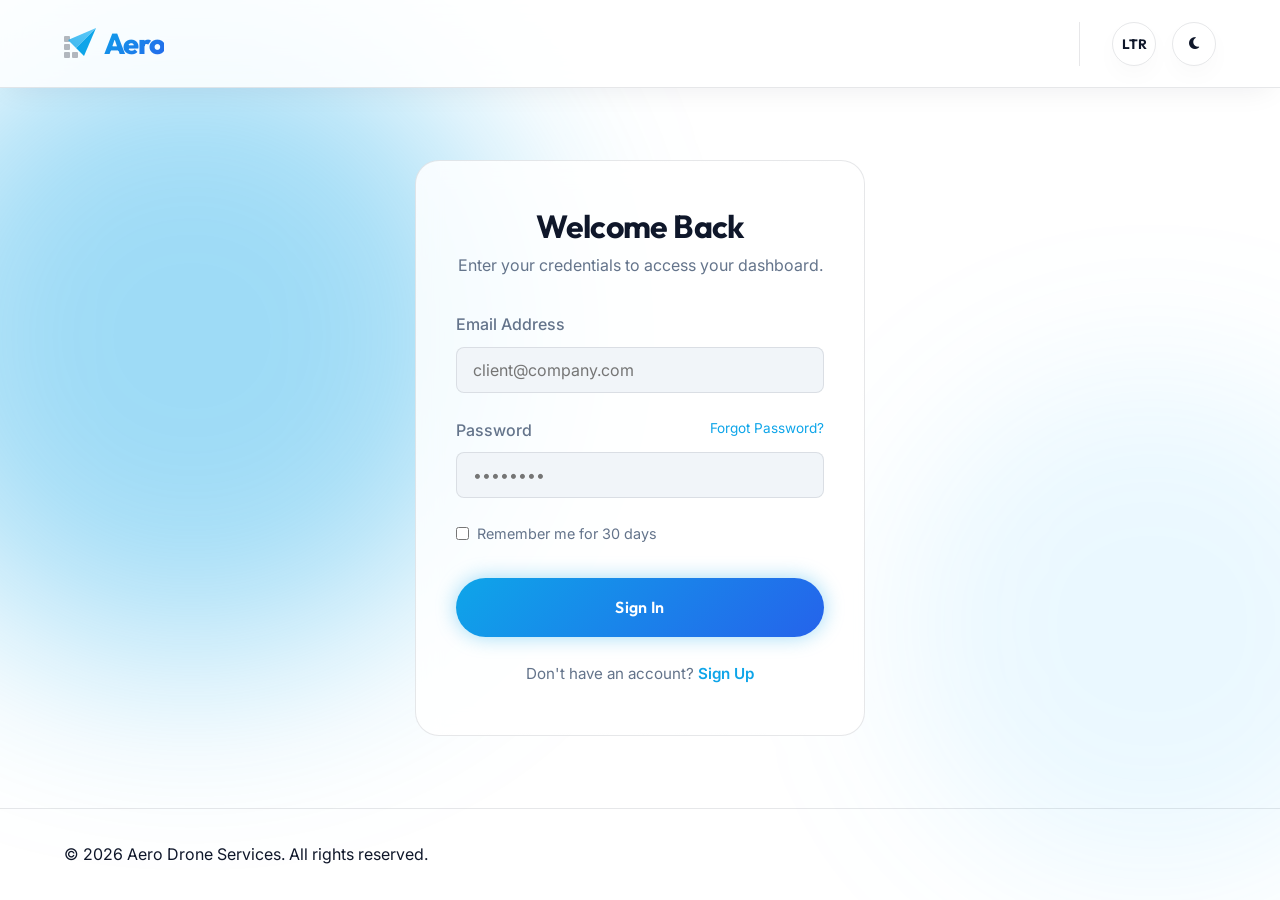
<file: signin.html>
<!DOCTYPE html>
<html lang="en" data-theme="dark" dir="ltr">
<head>
    <meta charset="UTF-8">
    <meta name="viewport" content="width=device-width, initial-scale=1.0">
    <title>Sign In - Aero Drone Services</title>
    <link rel="stylesheet" href="https://cdnjs.cloudflare.com/ajax/libs/font-awesome/6.4.0/css/all.min.css">
    <link rel="stylesheet" href="style.css">
    <link rel="icon" type="image/svg+xml" href="favicon.svg">
</head>
<body style="min-height: 100vh; display: flex; flex-direction: column;">
    <header>
        <div class="logo">
            <a href="index.html" style="display:flex; align-items:center; gap:0.5rem;">
                <svg width="32" height="32" viewBox="0 0 32 32" fill="none" xmlns="http://www.w3.org/2000/svg">
                    <defs>
                        <linearGradient id="drone-grad-right" x1="0%" y1="100%" x2="100%" y2="0%">
                            <stop offset="0%" stop-color="var(--accent)" />
                            <stop offset="100%" stop-color="#0ea5e9" />
                        </linearGradient>
                        <linearGradient id="drone-grad-left" x1="0%" y1="100%" x2="100%" y2="0%">
                            <stop offset="0%" stop-color="var(--accent)" />
                            <stop offset="100%" stop-color="#38bdf8" />
                        </linearGradient>
                    </defs>
                    <g fill="currentColor" opacity="0.3">
                        <rect x="0" y="24" width="6" height="6" rx="1"/>
                        <rect x="8" y="24" width="6" height="6" rx="1"/>
                        <rect x="0" y="16" width="6" height="6" rx="1"/>
                        <rect x="0" y="8" width="6" height="6" rx="1"/>
                    </g>
                    <path d="M 12 20 L 32 0 L 20 28 Z" fill="url(#drone-grad-right)"/>
                    <path d="M 12 20 L 32 0 L 4 12 Z" fill="url(#drone-grad-left)" opacity="0.8"/>
                </svg>
                <span>Aero</span>
            </a>
        </div>
        <div class="header-utils" style="margin-left: auto;">
            <button id="dir-toggle" class="btn-toggle">LTR</button>
            <button id="theme-toggle" class="btn-toggle" aria-label="Toggle Theme">
                <i class="fas fa-moon"></i>
            </button>
        </div>
    </header>

    <main style="flex: 1; display: flex; align-items: center; justify-content: center; position: relative; padding: 4rem 1rem;">
        <!-- Background element for auth pages -->
        <div style="position: absolute; top: -10%; left: -10%; width: 50vw; height: 50vw; background: var(--accent-glow); border-radius: 50%; filter: blur(100px); z-index: -1;"></div>
        <div style="position: absolute; bottom: -10%; right: -10%; width: 40vw; height: 40vw; background: rgba(56, 189, 248, 0.1); border-radius: 50%; filter: blur(80px); z-index: -1;"></div>

        <div class="card" style="width: 100%; max-width: 450px; padding: 3rem 2.5rem;">
            <div style="text-align: center; margin-bottom: 2rem;">
                <h2 style="font-size: 2rem; margin-bottom: 0.5rem;">Welcome Back</h2>
                <p style="color: var(--text-secondary);">Enter your credentials to access your dashboard.</p>
            </div>

            <form>
                <div style="margin-bottom: 1.5rem;">
                    <label style="display: block; margin-bottom: 0.5rem; font-weight: 500; color: var(--text-secondary);">Email Address</label>
                    <input type="email" class="form-control" placeholder="client@company.com" required>
                </div>
                <div style="margin-bottom: 1.5rem;">
                    <div style="display: flex; justify-content: space-between; margin-bottom: 0.5rem;">
                        <label style="font-weight: 500; color: var(--text-secondary);">Password</label>
                        <a href="#" style="font-size: 0.85rem; color: var(--accent);">Forgot Password?</a>
                    </div>
                    <input type="password" class="form-control" placeholder="••••••••" required>
                </div>
                
                <div style="margin-bottom: 2rem; display: flex; align-items: center; gap: 0.5rem;">
                    <input type="checkbox" id="remember" style="accent-color: var(--accent);">
                    <label for="remember" style="font-size: 0.9rem; color: var(--text-secondary); cursor: pointer;">Remember me for 30 days</label>
                </div>

                <a href="dashboard.html" class="btn" style="width: 100%; margin-bottom: 1.5rem; text-align: center;">Sign In</a>

                <p style="text-align: center; font-size: 0.95rem; color: var(--text-secondary);">
                    Don't have an account? <a href="signup.html" style="color: var(--accent); font-weight: 600;">Sign Up</a>
                </p>
            </form>
        </div>
    </main>

    <footer style="padding: 2rem 5%; border-top: 1px solid var(--border); background-color: transparent;">
        <p>&copy; 2026 Aero Drone Services. All rights reserved.</p>
    </footer>

    <script src="script.js"></script>
</body>
</html>
</file>
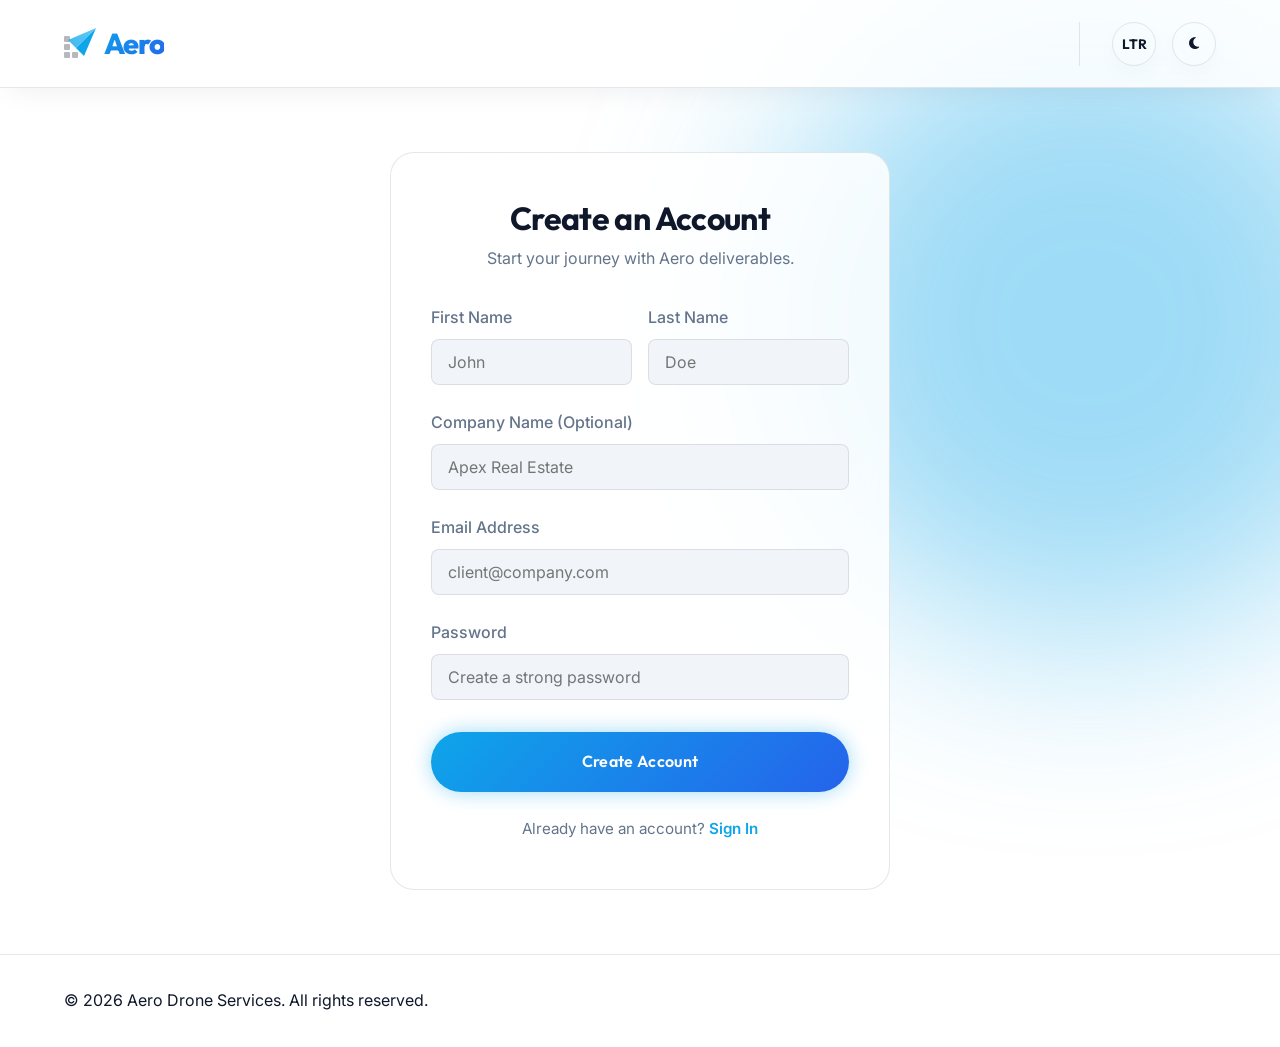
<file: signup.html>
<!DOCTYPE html>
<html lang="en" data-theme="dark" dir="ltr">
<head>
    <meta charset="UTF-8">
    <meta name="viewport" content="width=device-width, initial-scale=1.0">
    <title>Sign Up - Aero Drone Services</title>
    <link rel="stylesheet" href="https://cdnjs.cloudflare.com/ajax/libs/font-awesome/6.4.0/css/all.min.css">
    <link rel="stylesheet" href="style.css">
    <link rel="icon" type="image/svg+xml" href="favicon.svg">
</head>
<body style="min-height: 100vh; display: flex; flex-direction: column;">
    <header>
        <div class="logo">
            <a href="index.html" style="display:flex; align-items:center; gap:0.5rem;">
                <svg width="32" height="32" viewBox="0 0 32 32" fill="none" xmlns="http://www.w3.org/2000/svg">
                    <defs>
                        <linearGradient id="drone-grad-right" x1="0%" y1="100%" x2="100%" y2="0%">
                            <stop offset="0%" stop-color="var(--accent)" />
                            <stop offset="100%" stop-color="#0ea5e9" />
                        </linearGradient>
                        <linearGradient id="drone-grad-left" x1="0%" y1="100%" x2="100%" y2="0%">
                            <stop offset="0%" stop-color="var(--accent)" />
                            <stop offset="100%" stop-color="#38bdf8" />
                        </linearGradient>
                    </defs>
                    <g fill="currentColor" opacity="0.3">
                        <rect x="0" y="24" width="6" height="6" rx="1"/>
                        <rect x="8" y="24" width="6" height="6" rx="1"/>
                        <rect x="0" y="16" width="6" height="6" rx="1"/>
                        <rect x="0" y="8" width="6" height="6" rx="1"/>
                    </g>
                    <path d="M 12 20 L 32 0 L 20 28 Z" fill="url(#drone-grad-right)"/>
                    <path d="M 12 20 L 32 0 L 4 12 Z" fill="url(#drone-grad-left)" opacity="0.8"/>
                </svg>
                <span>Aero</span>
            </a>
        </div>
        <div class="header-utils" style="margin-left: auto;">
            <button id="dir-toggle" class="btn-toggle">LTR</button>
            <button id="theme-toggle" class="btn-toggle" aria-label="Toggle Theme">
                <i class="fas fa-moon"></i>
            </button>
        </div>
    </header>

    <main style="flex: 1; display: flex; align-items: center; justify-content: center; position: relative; padding: 4rem 1rem;">
        <div style="position: absolute; top: -10%; right: -10%; width: 50vw; height: 50vw; background: var(--accent-glow); border-radius: 50%; filter: blur(100px); z-index: -1;"></div>

        <div class="card" style="width: 100%; max-width: 500px; padding: 3rem 2.5rem;">
            <div style="text-align: center; margin-bottom: 2rem;">
                <h2 style="font-size: 2rem; margin-bottom: 0.5rem;">Create an Account</h2>
                <p style="color: var(--text-secondary);">Start your journey with Aero deliverables.</p>
            </div>

            <form>
                <div style="display: flex; gap: 1rem; margin-bottom: 1.5rem;">
                    <div style="flex: 1;">
                        <label style="display: block; margin-bottom: 0.5rem; font-weight: 500; color: var(--text-secondary);">First Name</label>
                        <input type="text" class="form-control" placeholder="John" required>
                    </div>
                    <div style="flex: 1;">
                        <label style="display: block; margin-bottom: 0.5rem; font-weight: 500; color: var(--text-secondary);">Last Name</label>
                        <input type="text" class="form-control" placeholder="Doe" required>
                    </div>
                </div>

                <div style="margin-bottom: 1.5rem;">
                    <label style="display: block; margin-bottom: 0.5rem; font-weight: 500; color: var(--text-secondary);">Company Name (Optional)</label>
                    <input type="text" class="form-control" placeholder="Apex Real Estate">
                </div>

                <div style="margin-bottom: 1.5rem;">
                    <label style="display: block; margin-bottom: 0.5rem; font-weight: 500; color: var(--text-secondary);">Email Address</label>
                    <input type="email" class="form-control" placeholder="client@company.com" required>
                </div>

                <div style="margin-bottom: 2rem;">
                    <label style="display: block; margin-bottom: 0.5rem; font-weight: 500; color: var(--text-secondary);">Password</label>
                    <input type="password" class="form-control" placeholder="Create a strong password" required>
                </div>

                <a href="dashboard.html" class="btn" style="width: 100%; margin-bottom: 1.5rem; text-align: center;">Create Account</a>

                <p style="text-align: center; font-size: 0.95rem; color: var(--text-secondary);">
                    Already have an account? <a href="signin.html" style="color: var(--accent); font-weight: 600;">Sign In</a>
                </p>
            </form>
        </div>
    </main>

    <footer style="padding: 2rem 5%; border-top: 1px solid var(--border); background-color: transparent;">
        <p>&copy; 2026 Aero Drone Services. All rights reserved.</p>
    </footer>

    <script src="script.js"></script>
</body>
</html>
</file>
<file: style.css>
@import url('https://fonts.googleapis.com/css2?family=Outfit:wght@300;400;500;600;700;800&family=Inter:wght@300;400;500;600&display=swap');

:root {
    /* Aero Silver & Electric Blue (Light Theme) */
    --bg-primary: #ffffff;
    --bg-secondary: #f1f5f9;
    --bg-elevated: rgba(255, 255, 255, 0.85);
    --text-primary: #0f172a;
    --text-secondary: #64748b;
    
    --accent-gradient: linear-gradient(135deg, #0ea5e9, #2563eb);
    --accent: #0ea5e9;
    --accent-glow: rgba(14, 165, 233, 0.4);
    
    --border: rgba(15, 23, 42, 0.1);
    --glass-border: rgba(255, 255, 255, 0.6);
    
    --shadow: 0 10px 30px -10px rgba(15, 23, 42, 0.08);
    --shadow-elevated: 0 20px 40px -10px rgba(15, 23, 42, 0.12);
    --shadow-glow: 0 0 20px var(--accent-glow);
    
    --font-heading: 'Outfit', sans-serif;
    --font-body: 'Inter', sans-serif;

    --transition: all 0.4s cubic-bezier(0.16, 1, 0.3, 1);
}

[data-theme="dark"] {
    /* Aero Silver & Electric Blue (Dark Theme) */
    --bg-primary: #020617;
    --bg-secondary: #0f172a;
    --bg-elevated: rgba(15, 23, 42, 0.75);
    --text-primary: #f8fafc;
    --text-secondary: #94a3b8;
    
    --accent-gradient: linear-gradient(135deg, #38bdf8, #2563eb);
    --accent: #38bdf8;
    --accent-glow: rgba(56, 189, 248, 0.3);
    
    --border: rgba(255, 255, 255, 0.1);
    --glass-border: rgba(255, 255, 255, 0.15);
    
    --shadow: 0 10px 30px -10px rgba(0, 0, 0, 0.6);
    --shadow-elevated: 0 20px 40px -10px rgba(0, 0, 0, 0.8);
}

* {
    margin: 0;
    padding: 0;
    box-sizing: border-box;
}

body {
    font-family: var(--font-body);
    background-color: var(--bg-primary);
    color: var(--text-primary);
    line-height: 1.7;
    transition: background-color 0.5s ease, color 0.5s ease;
    overflow-x: hidden;
    -webkit-font-smoothing: antialiased;
}

h1, h2, h3, h4, h5, h6 {
    font-family: var(--font-heading);
    font-weight: 700;
    line-height: 1.1;
    letter-spacing: -0.02em;
}

a {
    color: inherit;
    text-decoration: none;
    transition: var(--transition);
}

/* Glassmorphic Header */
header {
    background-color: var(--bg-elevated);
    backdrop-filter: blur(16px);
    -webkit-backdrop-filter: blur(16px);
    padding: 1.2rem 5%;
    display: flex;
    justify-content: space-between;
    align-items: center;
    position: sticky;
    top: 0;
    z-index: 1000;
    border-bottom: 1px solid var(--border);
    box-shadow: var(--shadow);
}

.logo {
    font-family: var(--font-heading);
    font-size: 1.8rem;
    font-weight: 800;
    letter-spacing: -0.04em;
    display: flex;
    align-items: center;
    gap: 0.5rem;
}

.logo i {
    background: var(--accent-gradient);
    -webkit-background-clip: text;
    -webkit-text-fill-color: transparent;
    font-size: 1.5rem;
}

.logo span {
    background: var(--accent-gradient);
    -webkit-background-clip: text;
    -webkit-text-fill-color: transparent;
}

nav {
    display: flex;
    align-items: center;
    gap: 2.5rem;
}

.nav-links {
    display: flex;
    gap: 2rem;
    list-style: none;
}

.nav-links li {
    position: relative;
    padding: 0.5rem 0;
}

.nav-links a {
    font-family: var(--font-heading);
    font-weight: 500;
    font-size: 1rem;
    color: var(--text-secondary);
    letter-spacing: 0.02em;
    transition: var(--transition);
}

.nav-links a:hover,
.nav-links a.active {
    color: var(--text-primary);
}

/* Premium Dropdown with Blur */
.dropdown-menu {
    position: absolute;
    top: 100%;
    left: 50%;
    transform: translateX(-50%) translateY(15px) scale(0.95);
    background-color: var(--bg-elevated);
    backdrop-filter: blur(20px);
    -webkit-backdrop-filter: blur(20px);
    min-width: 220px;
    box-shadow: var(--shadow-elevated);
    border-radius: 16px;
    border: 1px solid var(--border);
    padding: 0.8rem;
    opacity: 0;
    visibility: hidden;
    transition: var(--transition);
    z-index: 100;
}

.nav-item-dropdown:hover .dropdown-menu {
    opacity: 1;
    visibility: visible;
    transform: translateX(-50%) translateY(0) scale(1);
}

.dropdown-menu li {
    padding: 0;
    margin-bottom: 0.2rem;
}

.dropdown-menu li:last-child {
    margin-bottom: 0;
}

.dropdown-menu a {
    display: block;
    padding: 0.8rem 1.2rem;
    color: var(--text-primary);
    border-radius: 8px;
    font-weight: 500;
}

.dropdown-menu a:hover {
    background: rgba(255,255,255,0.05);
    color: var(--accent);
    transform: translateX(5px);
}

[data-theme="light"] .dropdown-menu a:hover {
    background: rgba(0,0,0,0.03);
}

/* Header Utilities */
.header-utils {
    display: flex;
    align-items: center;
    gap: 1rem;
    padding-left: 2rem;
    border-left: 1px solid var(--border);
}

.btn-toggle {
    background: transparent;
    border: 1px solid var(--border);
    color: var(--text-primary);
    width: 44px;
    height: 44px;
    border-radius: 50%;
    cursor: pointer;
    font-family: var(--font-heading);
    font-size: 0.85rem;
    font-weight: 700;
    transition: var(--transition);
    display: flex;
    align-items: center;
    justify-content: center;
    box-shadow: var(--shadow);
}

.btn-toggle:hover {
    background: var(--bg-secondary);
    border-color: var(--accent);
    color: var(--accent);
    transform: translateY(-2px);
    box-shadow: var(--shadow-glow);
}

/* Elegant Buttons */
.btn {
    display: inline-flex;
    align-items: center;
    justify-content: center;
    padding: 1rem 2.5rem;
    background: var(--accent-gradient);
    color: #fff !important;
    border-radius: 30px;
    font-family: var(--font-heading);
    font-weight: 600;
    font-size: 1rem;
    letter-spacing: 0.02em;
    border: none;
    cursor: pointer;
    transition: var(--transition);
    box-shadow: var(--shadow-glow);
    position: relative;
    overflow: hidden;
    z-index: 1;
}

.btn::before {
    content: '';
    position: absolute;
    top: 0; left: 0; right: 0; bottom: 0;
    background: linear-gradient(135deg, #4facfe, #00f2fe);
    z-index: -1;
    transition: var(--transition);
    opacity: 0;
}

.btn:hover {
    transform: translateY(-3px);
    box-shadow: 0 15px 25px -10px var(--accent);
}

.btn:hover::before {
    opacity: 1;
}

.btn-outline {
    background: transparent;
    border: 2px solid var(--border);
    color: var(--text-primary) !important;
    box-shadow: none;
}

.btn-outline::before {
    display: none;
}

.btn-outline:hover {
    border-color: var(--accent);
    color: var(--accent) !important;
    background: rgba(0, 242, 254, 0.05);
}

/* Hero Section (Glass Overlay) */
.hero {
    position: relative;
    height: 90vh;
    display: flex;
    overflow: hidden;
}

.hero-split {
    flex: 1;
    position: relative;
    overflow: hidden;
}

.hero-split img {
    position: absolute;
    top: 0;
    left: 0;
    width: 100%;
    height: 100%;
    object-fit: cover;
    z-index: 0;
    opacity: 0.6;
    transition: transform 1.5s cubic-bezier(0.16, 1, 0.3, 1), opacity 0.5s ease;
}

.hero-split:hover img {
    transform: scale(1.08);
    opacity: 0.8;
}

.hero-content {
    position: absolute;
    top: 50%;
    left: 50%;
    transform: translate(-50%, -50%);
    z-index: 10;
    text-align: center;
    padding: 4rem;
    background: rgba(10, 11, 16, 0.7);
    backdrop-filter: blur(24px);
    -webkit-backdrop-filter: blur(24px);
    border: 1px solid rgba(255, 255, 255, 0.05);
    border-radius: 30px;
    width: 90%;
    max-width: 800px;
    box-shadow: 0 30px 60px rgba(0,0,0,0.5);
}

.hero-content h2 {
    font-size: 4.5rem;
    margin-bottom: 1.5rem;
    background: linear-gradient(to right, #fff, #94a3b8);
    -webkit-background-clip: text;
    -webkit-text-fill-color: transparent;
    line-height: 1.1;
}

[data-theme="light"] .hero-content h2 {
    background: linear-gradient(to right, #ffffff, #e2e8f0);
    -webkit-background-clip: text;
    -webkit-text-fill-color: transparent;
}

.hero-content p {
    font-size: 1.2rem;
    color: #cbd5e1;
    margin-bottom: 3rem;
    font-weight: 300;
    letter-spacing: 0.05em;
    text-transform: uppercase;
}

/* Sections */
.section-padding {
    padding: 8rem 5%;
}

.section-title {
    text-align: center;
    margin-bottom: 5rem;
}

.section-title h2 {
    font-size: 3.5rem;
    margin-bottom: 1rem;
}

.section-title h2 span {
    color: var(--accent);
}

.section-title p {
    color: var(--text-secondary);
    font-size: 1.2rem;
    max-width: 600px;
    margin: 0 auto;
}

/* Grid Layouts */
.grid-2 {
    display: grid;
    grid-template-columns: repeat(auto-fit, minmax(400px, 1fr));
    gap: 3rem;
}

.grid-3 {
    display: grid;
    grid-template-columns: repeat(auto-fit, minmax(320px, 1fr));
    gap: 2.5rem;
}

/* Premium Specs Table */
.table-wrapper {
    background: var(--bg-elevated);
    border: 1px solid var(--border);
    border-radius: 24px;
    padding: 1px; /* Gradient border effect */
    background: linear-gradient(135deg, var(--border), transparent);
    box-shadow: var(--shadow-elevated);
    overflow: hidden;
}

.specs-table {
    width: 100%;
    border-collapse: collapse;
    background-color: var(--bg-secondary);
    border-radius: 23px;
    overflow: hidden;
}

.specs-table th,
.specs-table td {
    padding: 1.5rem 2rem;
    text-align: left;
    border-bottom: 1px solid var(--border);
}

[dir="rtl"] .specs-table th,
[dir="rtl"] .specs-table td {
    text-align: right;
}

.specs-table th {
    background-color: rgba(0, 0, 0, 0.02);
    font-family: var(--font-heading);
    font-weight: 600;
    color: var(--text-secondary);
    text-transform: uppercase;
    font-size: 0.8rem;
    letter-spacing: 0.1em;
}

[data-theme="dark"] .specs-table th {
    background-color: rgba(255, 255, 255, 0.02);
}

.specs-table td {
    font-size: 1.05rem;
    font-weight: 500;
}

.specs-table tr:last-child td {
    border-bottom: none;
}

.specs-table tr {
    transition: var(--transition);
}

.specs-table tr:hover td {
    background-color: rgba(255,255,255,0.03);
}

/* Glassmorphic Cards */
.card {
    background: var(--bg-elevated);
    backdrop-filter: blur(12px);
    -webkit-backdrop-filter: blur(12px);
    border-radius: 24px;
    overflow: hidden;
    border: 1px solid var(--border);
    transition: var(--transition);
    position: relative;
}

.card::before {
    content: '';
    position: absolute;
    top: 0; left: 0; right: 0; bottom: 0;
    border-radius: 24px;
    padding: 2px;
    background: linear-gradient(135deg, rgba(255,255,255,0.1), transparent);
    -webkit-mask: linear-gradient(#fff 0 0) content-box, linear-gradient(#fff 0 0);
    -webkit-mask-composite: xor;
    mask-composite: exclude;
    pointer-events: none;
}

.card:hover {
    transform: translateY(-10px);
    box-shadow: var(--shadow-elevated);
    border-color: var(--accent);
}

.card-img {
    height: 250px;
    width: 100%;
    object-fit: cover;
    transition: transform 0.5s ease;
}

.card:hover .card-img {
    transform: scale(1.05);
}

.card-body {
    padding: 2.5rem;
}

.card-title {
    font-size: 1.5rem;
    margin-bottom: 1rem;
    background: var(--accent-gradient);
    -webkit-background-clip: text;
    -webkit-text-fill-color: transparent;
    display: inline-block;
}

.card-text {
    color: var(--text-secondary);
    font-size: 1.05rem;
    line-height: 1.6;
}

/* --- True SaaS App Layout --- */
body.app-mode {
    margin: 0;
    padding: 0;
    overflow: hidden; /* Prevent body scroll, handle scroll in main-content */
}

.app-container {
    display: flex;
    height: 100vh;
    width: 100vw;
}

/* App Sidebar */
.app-sidebar {
    width: 300px;
    height: 100vh;
    background-color: var(--bg-elevated);
    backdrop-filter: blur(16px);
    -webkit-backdrop-filter: blur(16px);
    border-right: 1px solid var(--border);
    display: flex;
    flex-direction: column;
    position: fixed;
    top: 0;
    left: 0;
    z-index: 100;
    transition: transform 0.3s ease;
}

[dir="rtl"] .app-sidebar {
    left: auto;
    right: 0;
    border-right: none;
    border-left: 1px solid var(--border);
}

.app-sidebar-header {
    padding: 2rem 1.5rem 1rem 1.5rem;
    border-bottom: 1px solid var(--border);
}

.user-profile-card {
    display: flex;
    align-items: center;
    gap: 1rem;
    padding-top: 1.5rem;
    margin-top: 1rem;
    border-top: 1px solid rgba(255,255,255,0.05);
}

.user-avatar {
    width: 48px;
    height: 48px;
    border-radius: 12px;
    background: var(--accent-gradient);
    display: flex;
    align-items: center;
    justify-content: center;
    color: white;
    font-weight: 700;
    font-size: 1.2rem;
}

.user-info h4 {
    font-size: 1rem;
    margin-bottom: 0.2rem;
}

.user-info p {
    font-size: 0.8rem;
    color: var(--text-secondary);
}

.app-sidebar-nav {
    flex: 1;
    overflow-y: auto;
    padding: 1.5rem;
    list-style: none;
}

/* Custom Scrollbar for Sidebar */
.app-sidebar-nav::-webkit-scrollbar {
    width: 6px;
}
.app-sidebar-nav::-webkit-scrollbar-track {
    background: transparent;
}
.app-sidebar-nav::-webkit-scrollbar-thumb {
    background: var(--border);
    border-radius: 10px;
}

.app-sidebar-nav li {
    margin-bottom: 0.4rem;
}

.app-sidebar-nav a {
    display: flex;
    align-items: center;
    gap: 1rem;
    padding: 0.9rem 1.2rem;
    color: var(--text-secondary);
    border-radius: 12px;
    font-family: var(--font-heading);
    font-weight: 500;
    font-size: 1rem;
    transition: var(--transition);
    border: 1px solid transparent;
}

.app-sidebar-nav a i {
    font-size: 1.2rem;
    width: 24px;
    text-align: center;
}

.app-sidebar-nav a.active {
    background: var(--bg-secondary);
    color: var(--accent);
    border-color: var(--border);
    box-shadow: 0 4px 15px rgba(0,0,0,0.05);
}

[data-theme="dark"] .app-sidebar-nav a.active {
    background: rgba(14, 165, 233, 0.1);
    border-color: rgba(14, 165, 233, 0.2);
    box-shadow: 0 0 15px rgba(14, 165, 233, 0.1);
}

.app-sidebar-nav a:hover:not(.active) {
    background: var(--bg-secondary);
    color: var(--text-primary);
}

.app-sidebar-footer {
    padding: 1.5rem;
    border-top: 1px solid var(--border);
}

.app-sidebar-footer a {
    display: flex;
    align-items: center;
    gap: 1rem;
    padding: 0.9rem 1.2rem;
    color: #ef4444; /* Red for logout */
    border-radius: 12px;
    font-family: var(--font-heading);
    font-weight: 600;
    transition: var(--transition);
    background: rgba(239, 68, 68, 0.1);
}

.app-sidebar-footer a:hover {
    background: rgba(239, 68, 68, 0.2);
}

/* App Main Content */
.app-main {
    flex: 1;
    margin-left: 300px; /* Width of sidebar */
    height: 100vh;
    overflow-y: auto;
    scroll-behavior: smooth;
    background-color: var(--bg-primary);
    position: relative;
}

[dir="rtl"] .app-main {
    margin-left: 0;
    margin-right: 300px;
}

/* Top bar for utilities in App mode */
.app-topbar {
    position: sticky;
    top: 0;
    z-index: 90;
    padding: 1rem 3rem;
    display: flex;
    justify-content: flex-end;
    align-items: center;
    gap: 1rem;
    background: rgba(2, 6, 23, 0.8);
    backdrop-filter: blur(12px);
    -webkit-backdrop-filter: blur(12px);
    border-bottom: 1px solid var(--border);
}

[data-theme="light"] .app-topbar {
    background: rgba(255, 255, 255, 0.8);
}

/* Sections in App */
.app-section {
    min-height: 80vh;
    padding: 5rem 3rem;
    border-bottom: 1px solid var(--border);
}

.app-section:last-child {
    border-bottom: none;
    min-height: calc(100vh - 100px);
}

.app-section-header {
    margin-bottom: 3rem;
}

.app-section-header h2 {
    font-size: 2.5rem;
    margin-bottom: 0.5rem;
}

.app-section-header p {
    color: var(--text-secondary);
    font-size: 1.1rem;
}

/* Domain Specific UI */
.stat-grid {
    display: grid;
    grid-template-columns: repeat(auto-fit, minmax(220px, 1fr));
    gap: 1.5rem;
    margin-bottom: 3rem;
}

.stat-card {
    background: var(--bg-elevated);
    border: 1px solid var(--border);
    border-radius: 16px;
    padding: 1.5rem;
    position: relative;
    overflow: hidden;
}

.stat-card::after {
    content: '';
    position: absolute;
    bottom: 0; left: 0; right: 0;
    height: 4px;
    background: var(--accent-gradient);
    opacity: 0.5;
}

/* Progress Bars */
.progress-container {
    background: var(--bg-secondary);
    border-radius: 10px;
    height: 8px;
    width: 100%;
    overflow: hidden;
    margin-top: 1rem;
}

.progress-bar {
    background: var(--accent-gradient);
    height: 100%;
    border-radius: 10px;
}

/* Timelines */
.timeline {
    position: relative;
    padding-left: 2rem;
    margin-top: 2rem;
}

.timeline::before {
    content: '';
    position: absolute;
    left: 0;
    top: 0;
    bottom: 0;
    width: 2px;
    background: var(--border);
}

.timeline-item {
    position: relative;
    margin-bottom: 2rem;
}

.timeline-item::before {
    content: '';
    position: absolute;
    left: -2.35rem;
    top: 0.2rem;
    width: 16px;
    height: 16px;
    border-radius: 50%;
    background: var(--bg-primary);
    border: 3px solid var(--accent);
    box-shadow: 0 0 10px var(--accent-glow);
}

/* Tags / Badges */
.badge {
    padding: 0.4rem 0.8rem;
    border-radius: 20px;
    font-size: 0.8rem;
    font-weight: 600;
    letter-spacing: 0.05em;
    text-transform: uppercase;
}
.badge-active { background: rgba(16, 185, 129, 0.1); color: #10b981; border: 1px solid rgba(16, 185, 129, 0.2); }
.badge-processing { background: rgba(245, 158, 11, 0.1); color: #f59e0b; border: 1px solid rgba(245, 158, 11, 0.2); }
.badge-delivered { background: rgba(56, 189, 248, 0.1); color: #38bdf8; border: 1px solid rgba(56, 189, 248, 0.2); }

/* Media Placeholders */
.media-placeholder {
    width: 100%;
    background: var(--bg-secondary);
    border: 2px dashed var(--border);
    border-radius: 16px;
    display: flex;
    flex-direction: column;
    align-items: center;
    justify-content: center;
    color: var(--text-secondary);
    font-family: var(--font-heading);
    transition: var(--transition);
    overflow: hidden;
    position: relative;
}

.media-placeholder:hover {
    border-color: var(--accent);
    background: rgba(14, 165, 233, 0.05);
}

.media-placeholder i {
    font-size: 3rem;
    margin-bottom: 1rem;
    opacity: 0.5;
}

.ratio-16-9 { aspect-ratio: 16 / 9; }
.ratio-4-3 { aspect-ratio: 4 / 3; }
.ratio-square { aspect-ratio: 1 / 1; }

/* Dashboard Tables */
.dashboard-table {
    width: 100%;
    border-collapse: separate;
    border-spacing: 0;
    margin-bottom: 2rem;
}

.dashboard-table th {
    text-align: left;
    padding: 1rem 1.5rem;
    color: var(--text-secondary);
    font-weight: 600;
    font-size: 0.85rem;
    text-transform: uppercase;
    letter-spacing: 0.05em;
    border-bottom: 1px solid var(--border);
}

.dashboard-table td {
    padding: 1.5rem;
    border-bottom: 1px solid var(--border);
    background: var(--bg-elevated);
}

.dashboard-table tr:first-child td:first-child { border-top-left-radius: 12px; }
.dashboard-table tr:first-child td:last-child { border-top-right-radius: 12px; }
.dashboard-table tr:last-child td:first-child { border-bottom-left-radius: 12px; }
.dashboard-table tr:last-child td:last-child { border-bottom-right-radius: 12px; }
.dashboard-table tr:last-child td { border-bottom: none; }

/* Mobile Menu Toggle */
.mobile-menu-btn {
    display: none;
    background: transparent;
    border: none;
    color: var(--text-primary);
    font-size: 1.5rem;
    cursor: pointer;
}

/* Animations */
.fade-up {
    opacity: 0;
    transform: translateY(30px);
    transition: opacity 0.8s cubic-bezier(0.16, 1, 0.3, 1), transform 0.8s cubic-bezier(0.16, 1, 0.3, 1);
}

.fade-up.visible {
    opacity: 1;
    transform: translateY(0);
}

/* Responsive Overrides */
@media (max-width: 1024px) {
    .app-sidebar {
        transform: translateX(-100%);
    }
    
    [dir="rtl"] .app-sidebar {
        transform: translateX(100%);
    }

    .app-sidebar.open {
        transform: translateX(0);
    }

    .app-main {
        margin-left: 0;
    }

    [dir="rtl"] .app-main {
        margin-right: 0;
    }

    .app-topbar .mobile-menu-btn {
        display: block;
    }

    .app-section {
        padding: 4rem 2rem;
    }
}

@media (max-width: 768px) {
    .grid-3 {
        grid-template-columns: 1fr;
    }
    
    .app-section {
        padding: 3rem 1.5rem;
    }
    
    .app-section-header h2 {
        font-size: 2rem;
    }
}

/* --- UNIQUE PAGE LAYOUTS --- */

/* Testimonials Layout (Index) */
.testimonial-grid {
    display: grid;
    grid-template-columns: repeat(auto-fit, minmax(300px, 1fr));
    gap: 2rem;
}
.testimonial-card {
    background: var(--bg-elevated);
    padding: 2.5rem;
    border-radius: 20px;
    border: 1px solid var(--border);
    position: relative;
}
.testimonial-card::before {
    content: "\"";
    position: absolute;
    top: 1rem;
    left: 1.5rem;
    font-size: 4rem;
    color: var(--accent-glow);
    font-family: serif;
    line-height: 1;
}

/* Horizontal Timeline (Home2) */
.workflow-row {
    display: flex;
    justify-content: space-between;
    position: relative;
    padding: 3rem 0;
}
.workflow-row::before {
    content: "";
    position: absolute;
    top: 4.5rem;
    left: 5%;
    right: 5%;
    height: 2px;
    background: var(--border);
    z-index: 0;
}
.workflow-step {
    flex: 1;
    text-align: center;
    position: relative;
    z-index: 1;
    padding: 0 1rem;
}
.workflow-icon {
    width: 60px;
    height: 60px;
    background: var(--bg-primary);
    border: 2px solid var(--accent);
    border-radius: 50%;
    display: flex;
    align-items: center;
    justify-content: center;
    font-size: 1.5rem;
    margin: 0 auto 1.5rem auto;
    color: var(--accent);
    box-shadow: 0 0 15px var(--accent-glow);
}

/* Radial Stats (Home2) */
.radial-grid {
    display: flex;
    justify-content: space-around;
    flex-wrap: wrap;
    gap: 2rem;
}
.radial-stat {
    text-align: center;
    width: 200px;
}
.radial-circle {
    width: 150px;
    height: 150px;
    border-radius: 50%;
    border: 8px solid var(--border);
    border-top-color: var(--accent);
    display: flex;
    align-items: center;
    justify-content: center;
    font-size: 2.5rem;
    font-weight: 700;
    margin: 0 auto 1rem auto;
    font-family: var(--font-heading);
    transform: rotate(-45deg);
}
.radial-circle span {
    transform: rotate(45deg);
}

/* Vertical Timeline (About) */
.history-timeline {
    border-left: 2px solid var(--accent);
    margin-left: 2rem;
    padding-left: 3rem;
}
.history-item {
    margin-bottom: 4rem;
    position: relative;
}
.history-item::before {
    content: "";
    position: absolute;
    left: -3.4rem;
    top: 0;
    width: 20px;
    height: 20px;
    background: var(--accent);
    border-radius: 50%;
    border: 4px solid var(--bg-primary);
}

/* Zig-Zag Layout (Services) */
.zig-zag-row {
    display: flex;
    align-items: center;
    gap: 4rem;
    margin-bottom: 6rem;
}
.zig-zag-row:nth-child(even) {
    flex-direction: row-reverse;
}

/* Pricing Layout (Services) */
.pricing-grid {
    display: grid;
    grid-template-columns: repeat(auto-fit, minmax(300px, 1fr));
    gap: 2rem;
}
.pricing-card {
    background: var(--bg-secondary);
    border: 1px solid var(--border);
    border-radius: 16px;
    padding: 3rem 2rem;
    text-align: center;
}
.pricing-card.premium {
    background: var(--bg-elevated);
    border-color: var(--accent);
    transform: scale(1.05);
    box-shadow: var(--shadow-elevated);
}

/* Contact Floating Cards (Contact) */
.floating-cards {
    display: flex;
    gap: 2rem;
    margin-top: -5rem;
    position: relative;
    z-index: 10;
}
.float-card {
    flex: 1;
    background: var(--bg-elevated);
    padding: 2rem;
    border-radius: 16px;
    border: 1px solid var(--border);
    text-align: center;
    box-shadow: var(--shadow);
}

/* Accordion FAQ (Contact) */
.faq-item {
    border-bottom: 1px solid var(--border);
    padding: 1.5rem 0;
}
.faq-question {
    font-size: 1.2rem;
    font-weight: 600;
    cursor: pointer;
    display: flex;
    justify-content: space-between;
    align-items: center;
}
.faq-answer {
    margin-top: 1rem;
    color: var(--text-secondary);
    display: none;
}

/* Unique Heros */
.hero-centered {
    text-align: center;
    padding: 10rem 5% 5rem 5%;
    display: flex;
    flex-direction: column;
    align-items: center;
    justify-content: center;
    min-height: 70vh;
}
.hero-split-left {
    display: flex;
    align-items: center;
    min-height: 80vh;
    padding: 8rem 5% 4rem 5%;
    gap: 4rem;
}

/* Ensure mobile layout works for zig zag */
@media (max-width: 768px) {
    .zig-zag-row, .zig-zag-row:nth-child(even), .hero-split-left, .floating-cards, .workflow-row {
        flex-direction: column;
    }
    .pricing-card.premium {
        transform: none;
    }
    .workflow-row::before {
        display: none;
    }
}

/* --- PROFESSIONAL FOOTER --- */
.main-footer {
    background-color: var(--bg-elevated);
    border-top: 1px solid var(--border);
    padding: 5rem 5% 2rem 5%;
    color: var(--text-secondary);
}

.footer-grid {
    display: grid;
    grid-template-columns: 2fr 1fr 1fr 1.5fr;
    gap: 3rem;
    max-width: 1200px;
    margin: 0 auto 4rem auto;
}

.footer-brand .logo {
    margin-bottom: 1.5rem;
}

.footer-brand p {
    font-size: 0.95rem;
    line-height: 1.6;
    margin-bottom: 1.5rem;
    max-width: 300px;
}

.social-links {
    display: flex;
    gap: 1rem;
}

.social-links a {
    display: flex;
    align-items: center;
    justify-content: center;
    width: 40px;
    height: 40px;
    background: var(--bg-secondary);
    color: var(--text-primary);
    border-radius: 50%;
    transition: all 0.3s ease;
    border: 1px solid var(--border);
}

.social-links a:hover {
    background: var(--accent);
    color: white;
    border-color: var(--accent);
    transform: translateY(-3px);
}

.footer-links h4, .footer-contact h4 {
    color: var(--text-primary);
    font-size: 1.1rem;
    margin-bottom: 1.5rem;
    font-family: var(--font-heading);
}

.footer-links ul {
    list-style: none;
    padding: 0;
}

.footer-links li {
    margin-bottom: 0.8rem;
}

.footer-links a {
    color: var(--text-secondary);
    text-decoration: none;
    transition: color 0.3s ease;
    font-size: 0.95rem;
}

.footer-links a:hover {
    color: var(--accent);
}

.footer-contact p {
    display: flex;
    align-items: center;
    gap: 0.8rem;
    margin-bottom: 1rem;
    font-size: 0.95rem;
}

.footer-contact i {
    color: var(--accent);
    font-size: 1.1rem;
}

.footer-bottom {
    max-width: 1200px;
    margin: 0 auto;
    padding-top: 2rem;
    border-top: 1px solid var(--border);
    display: flex;
    justify-content: space-between;
    align-items: center;
    flex-wrap: wrap;
    gap: 1rem;
    font-size: 0.9rem;
}

.legal-links a {
    color: var(--text-secondary);
    text-decoration: none;
    margin-left: 1.5rem;
    transition: color 0.3s ease;
}

.legal-links a:hover {
    color: var(--accent);
}

@media (max-width: 1024px) {
    .footer-grid {
        grid-template-columns: 1fr 1fr;
    }
}

@media (max-width: 768px) {
    .footer-grid {
        grid-template-columns: 1fr;
        gap: 2.5rem;
    }
    .footer-bottom {
        flex-direction: column;
        text-align: center;
    }
    .legal-links a {
        margin: 0 0.75rem;
    }
}

/* --- Active Nav Link --- */
.nav-links a.active {
    color: var(--accent) !important;
}

/* --- INLINE MEDIA SRC --- */
.media-placeholder {
    position: relative;
    overflow: hidden;
}
.media-placeholder img, .media-placeholder video, .media-placeholder iframe {
    position: absolute;
    top: 0;
    left: 0;
    width: 100%;
    height: 100%;
    object-fit: cover;
    z-index: 5;
}
.media-placeholder img[src=""], .media-placeholder video[src=""], .media-placeholder iframe[src=""] {
    display: none;
}

/* Form Controls & Inputs */
.form-control, input[type="text"], input[type="email"], input[type="password"], textarea, select {
    width: 100%;
    padding: 0.75rem 1rem;
    background-color: var(--bg-secondary);
    border: 1px solid var(--border);
    border-radius: 8px;
    color: var(--text-primary);
    font-family: var(--font-main);
    font-size: 1rem;
    transition: border-color 0.3s ease, box-shadow 0.3s ease;
    box-sizing: border-box;
}

.form-control:focus, input[type="text"]:focus, input[type="email"]:focus, input[type="password"]:focus, textarea:focus, select:focus {
    outline: none;
    border-color: var(--accent);
    box-shadow: 0 0 0 2px rgba(99, 102, 241, 0.2);
}

/* Specific styling for select dropdown arrows in dark mode */
select {
    appearance: none;
    background-image: url("data:image/svg+xml;charset=UTF-8,%3csvg xmlns='http://www.w3.org/2000/svg' viewBox='0 0 24 24' fill='none' stroke='%23e2e8f0' stroke-width='2' stroke-linecap='round' stroke-linejoin='round'%3e%3cpolyline points='6 9 12 15 18 9'%3e%3c/polyline%3e%3c/svg%3e");
    background-repeat: no-repeat;
    background-position: right 1rem center;
    background-size: 1em;
}

/* --- 1024px Small Laptop / Landscape Tablet Optimizations --- */
@media (max-width: 1024px) {
    /* 1. Header Navigation Breathing Room */
    header {
        padding: 1.2rem 3%;
    }
    .nav-links {
        gap: 1rem;
    }
    .nav-links a {
        font-size: 0.95rem;
    }
    
    /* 2. Scale down massive desktop typography */
    h1 {
        font-size: 4rem !important;
    }
    h2 {
        font-size: 3rem !important;
    }
    .hero-centered h1, .hero-split-left h1, .hero-split-right h1 {
        font-size: 4rem !important;
    }
    
    /* 3. Reduce global section padding */
    .section-padding {
        padding: 6rem 4% !important;
    }
    
    /* 4. Grid gaps reduction */
    .grid-2, .grid-3, .grid-4 {
        gap: 1.5rem;
    }
}

/* --- 768px Tablet Optimizations --- */
@media (max-width: 768px) {
    /* 1. Header Navigation Overlap (Hamburger Menu) */
    header {
        flex-wrap: nowrap;
        position: relative;
    }
    header .mobile-menu-btn {
        display: block;
        margin-left: auto;
        background: none;
        border: none;
        color: var(--text-primary);
        font-size: 1.5rem;
        cursor: pointer;
    }
    nav {
        display: none;
        position: absolute;
        top: 100%;
        left: 0;
        width: 100%;
        background-color: var(--bg-elevated);
        border-bottom: 1px solid var(--border);
        box-shadow: var(--shadow-elevated);
        padding: 1.5rem 5%;
        flex-direction: column;
        gap: 1.5rem;
        z-index: 999;
    }
    nav.open {
        display: flex;
    }
    .nav-links {
        flex-direction: column;
        width: 100%;
        align-items: center;
        gap: 1.5rem;
    }
    .nav-links a {
        font-size: 1.1rem;
    }
    .header-utils {
        width: 100%;
        justify-content: center;
        flex-wrap: wrap;
        padding-top: 1rem;
        border-top: 1px solid var(--border);
    }
    
    /* 2. Scale down large typography slightly */
    h1 {
        font-size: 3.5rem !important;
        line-height: 1.2 !important;
    }
    h2 {
        font-size: 2.5rem !important;
        line-height: 1.2 !important;
    }
    .hero-centered h1, .hero-split-left h1, .hero-split-right h1 {
        font-size: 3.5rem !important;
    }
    
    /* 3. Dashboard table horizontal scroll */
    .dashboard-table {
        display: block;
        overflow-x: auto;
        white-space: nowrap;
        width: 100%;
        -webkit-overflow-scrolling: touch;
    }
}

/* --- 360px Mobile Optimizations --- */
@media (max-width: 480px) {
    /* 1. Prevent grid layout overflow */
    .grid-2, .grid-3, .grid-4 {
        grid-template-columns: 1fr !important;
        gap: 1.5rem;
    }
    
    /* 2. Scale down large typography */
    h1 {
        font-size: 2.5rem !important;
        line-height: 1.2 !important;
    }
    h2 {
        font-size: 2rem !important;
        line-height: 1.2 !important;
    }
    
    /* 3. Reduce padding to save screen space */
    .section-padding {
        padding: 4rem 1rem !important;
    }
    
    /* 4. Fix table horizontal overflow (Handled by 768px rule) */
    
    /* 5. Dashboard specific mobile fixes */
    .app-main {
        padding: 1rem;
    }
    .stats-grid {
        grid-template-columns: 1fr;
    }
    
    /* 7. Ensure media elements fit */
    .media-placeholder, iframe {
        max-width: 100% !important;
    }
    
    /* 8. Fix zig-zag row margins */
    .zig-zag-row > div {
        padding: 0 !important;
    }
}
</file>
